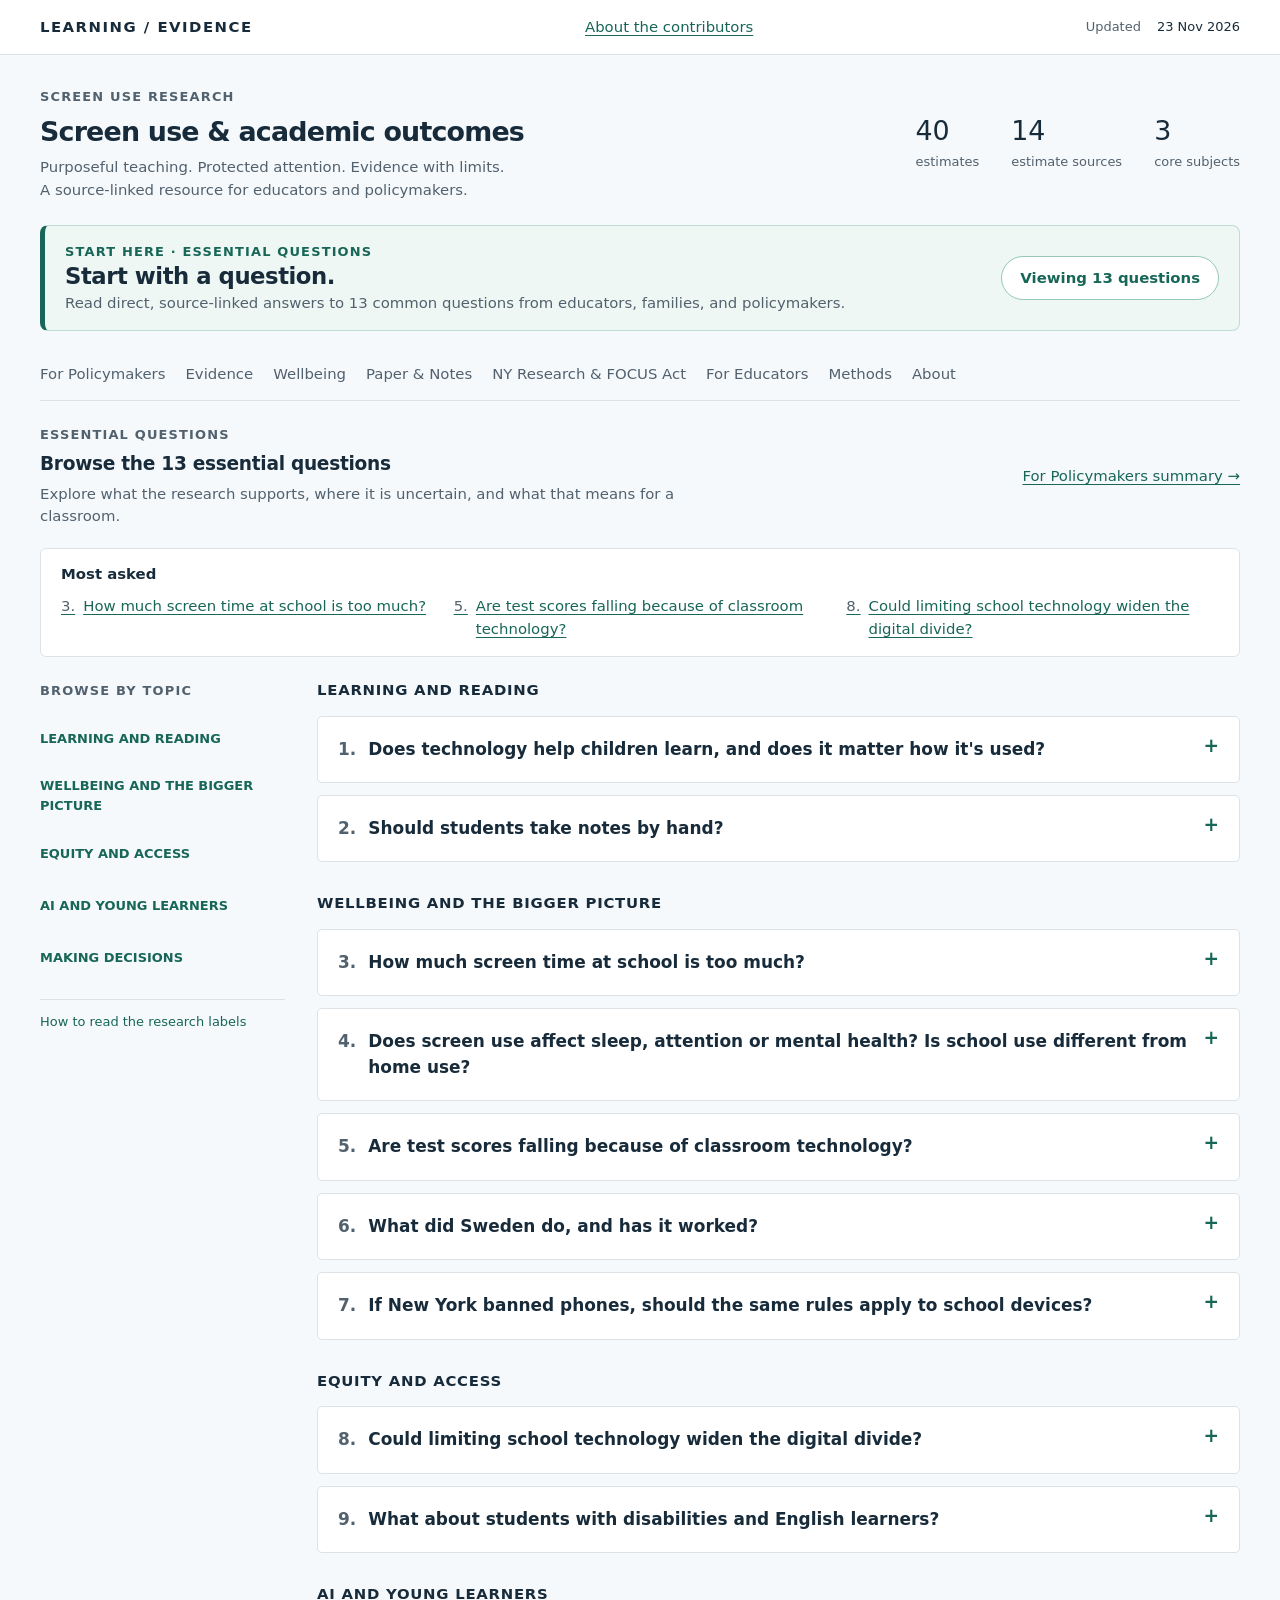
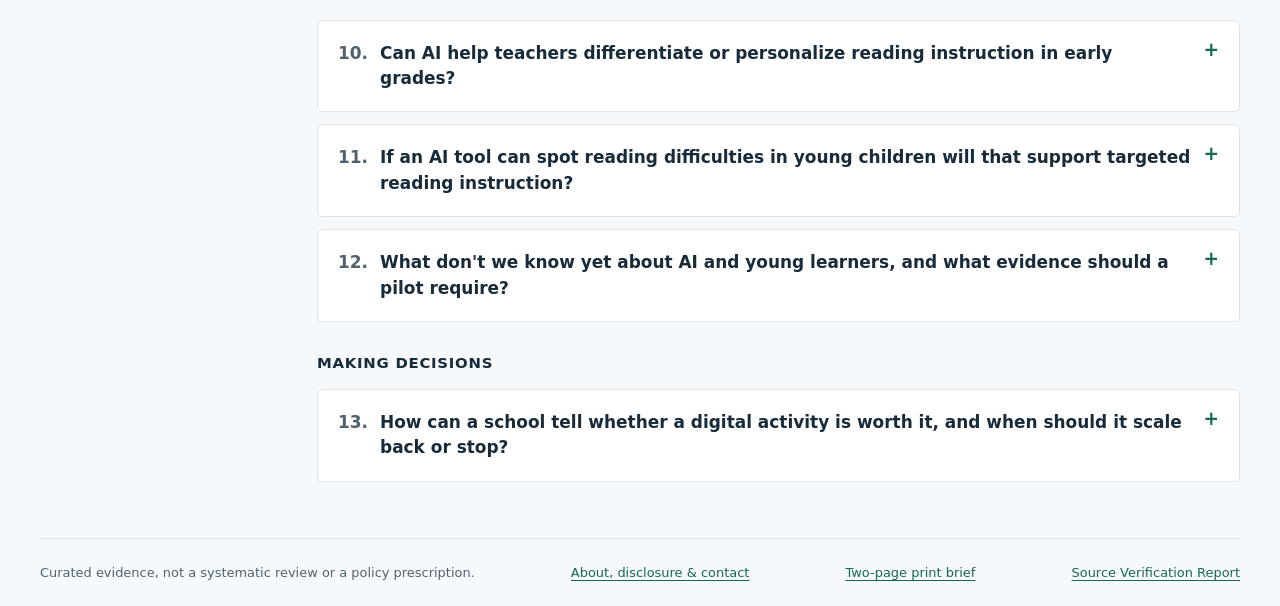
<file: site/index.html>
<!doctype html>
<html lang="en">
<head>
  <meta charset="utf-8"><meta name="viewport" content="width=device-width,initial-scale=1">
  <meta name="description" content="Compare goal-directed technology use and screen exposure with source-linked academic evidence, quality assessments and independent cohort filters.">
  <title>Screen use & academic outcomes | Evidence for policymakers</title>
  <link rel="preconnect" href="https://api.fontshare.com">
  <link href="https://api.fontshare.com/v2/css?f[]=satoshi@400,500,700&display=swap" rel="stylesheet">
  <link href="style.css?v=20261117-reading" rel="stylesheet">
  <link href="policy.css?v=20261119-sources" rel="stylesheet">
  <link href="questions.css?v=20261123-entrycta" rel="stylesheet">
  <script src="data.js" defer></script><script src="policy-data.js?v=20261123-packet" defer></script><script src="personalized-data.js?v=20261123-nodraft" defer></script><script src="ai-tutoring-packet-data.js?v=20261123-packet" defer></script><script src="app.js?v=20261118-questions" defer></script><script src="practice.js?v=20261123-packet" defer></script><script src="reading.js?v=20261123-packet" defer></script><script src="pulling-back.js?v=20261118-studies" defer></script><script src="digital-divide.js?v=20261118-equity" defer></script><script src="study-additions.js?v=20261118-studies" defer></script><script src="questions.js?v=20261123-entrycta" defer></script><script src="personalized-studies.js?v=20261123-questions" defer></script><script src="nov19-sources.js?v=20261123-questions" defer></script><script src="ai-tutoring-packet-studies.js?v=20261123-packet" defer></script><script src="nov23-pedagogy-phone-studies.js?v=20261123-pedagogy" defer></script><script src="policy.js?v=20261123-packet" defer></script><script src="personalized-integration.js?v=20261123-nodraft" defer></script><script src="nov19-integration.js?v=20261123-nodraft" defer></script><script src="ai-tutoring-packet-integration.js?v=20261123-packet" defer></script><script src="nov23-pedagogy-phone-integration.js?v=20261123-pedagogy" defer></script>
</head>
<body>
<a class="skip" href="#main">Skip to content</a>
<header class="masthead"><span class="wordmark">LEARNING / EVIDENCE</span><a href="#about" data-view="about">About the contributors</a><span class="edition">Updated <span>23 Nov 2026</span></span></header>
<main id="main" tabindex="-1">
  <section class="intro">
    <div><div class="eyebrow">SCREEN USE RESEARCH</div><h1>Screen use & academic outcomes</h1><p>Purposeful teaching. Protected attention. Evidence with limits.<br class="desktop"> A source-linked resource for educators and policymakers.</p></div>
    <div class="inventory" id="inventory"></div>
  </section>
  <a class="questions-entry" href="#questions" data-view="questions" aria-current="page"><span class="questions-entry-copy"><span class="questions-entry-kicker">START HERE · ESSENTIAL QUESTIONS</span><span class="questions-entry-title">Start with a question.</span><span class="questions-entry-sub">Read direct, source-linked answers to 13 common questions from educators, families, and policymakers.</span></span><span class="questions-entry-cta" aria-hidden="true"><span class="cta-open">Open 13 questions →</span><span class="cta-active">Viewing 13 questions</span></span></a>
  <nav class="tabs" aria-label="Dashboard views">
    <button data-testid="tab-policy" id="tab-policy" aria-pressed="false">For Policymakers</button>
    <button data-testid="tab-explorer" id="tab-explorer" aria-pressed="false">Evidence</button>
    <button data-testid="tab-wellbeing" id="tab-wellbeing" aria-pressed="false">Wellbeing</button>
    <button data-testid="tab-analog" id="tab-analog" aria-pressed="false">Paper &amp; Notes</button>
    <button data-testid="tab-emerging" id="tab-emerging" aria-pressed="false">NY Research &amp; FOCUS Act</button>
    <button data-testid="tab-educators" id="tab-educators" aria-pressed="false" aria-controls="educators">For Educators</button>
    <button data-testid="tab-methods" id="tab-methods" aria-pressed="false">Methods</button>
    <button data-testid="tab-about" id="tab-about" aria-pressed="false">About</button>
  </nav>
  <section id="questions" aria-label="Essential Questions"></section>
  <section id="policy" hidden aria-label="For Policymakers"></section>
  <section id="wellbeing" hidden aria-label="Wellbeing Context"></section>
  <section id="emerging" hidden aria-label="Emerging New York Research and Policy Implications"></section>
  <section id="analog" hidden aria-label="Paper and Note-Taking"></section>
  <section id="about" hidden aria-label="About the contributors"></section>
  <div id="explorer" hidden>
    <div class="scopebar"><div class="presetgroup"><span class="muted">Start with</span><button data-preset="primary" class="preset active">Primary school</button><button data-preset="pisa" class="preset">PISA context</button><button data-preset="umbrella" class="preset">Umbrella findings</button><button data-preset="all" class="preset">All evidence</button></div><button id="reset" class="textbutton" data-testid="button-reset">Reset filters ↺</button></div>
    <aside class="caution"><span class="caution-title">Compare carefully</span><span>Intervention gains ≠ observational associations. PISA points, correlations and standardized effects stay separate. Panels are not head-to-head trials.</span></aside>
    <aside class="audit-notice">Source verification notes identify missing intervals, scope issues and a secondary-only estimate. PISA score differences display as whole points; CSV downloads retain source precision. <a href="#methods" data-view="methods">Read the verification notes before using the numbers.</a></aside>
    <section class="compare" aria-label="Side-by-side evidence comparison"><article class="panel a" id="panel-A"></article><article class="panel b" id="panel-B"></article></section>
    <section class="evidence">
      <div class="tabletop"><div><h2>Evidence register <span id="row-count" class="count"></span></h2><p class="small muted">Rows matching either panel. Select a finding to inspect the evidence.</p></div><div class="tabletools"><label class="searchbox"><span class="sr-only">Search findings, sources or countries</span><input id="search" data-testid="input-search" placeholder="Search findings or countries…" type="search"></label><button id="export" data-testid="button-export" class="outlined">Export CSV ↓</button></div></div>
      <div class="qualitybar"><label><input type="checkbox" id="exclude" data-testid="checkbox-quality"> Hide reporting-concern estimates</label><span>Quality labels are source-reported, not a new grading system.</span></div>
      <div class="tablewrap" tabindex="0" aria-label="Evidence table; scroll horizontally for all columns"><table><thead><tr id="table-head"></tr></thead><tbody id="table-body"></tbody></table></div>
      <div class="tablefoot"><span id="table-status" role="status" aria-live="polite"></span><span>NR = not reported or not extracted · 95% confidence intervals</span></div>
    </section>
    <section class="interpretation"><h2>Read the pattern, not just the number.</h2><div class="interpret-grid">
      <div><span class="micro">PRIMARY SCHOOL</span><h3>Small gains, sensitive to study quality</h3><p>Mobile literacy/numeracy interventions averaged d = 0.24. Removing five high-risk studies reduced the estimate to d = 0.14, with a confidence interval crossing zero. <a href="https://onlinelibrary.wiley.com/doi/10.1002/cl2.1417" target="_blank" rel="noopener">Dorris et al. ↗</a></p></div>
      <div><span class="micro">PISA CONTEXT</span><h3>A mixed pattern: limited use, heavier use and distraction</h3><p>Up to one hour of school learning use was associated with +14 mathematics points; leisure use also had a positive adjusted association (+10), each versus none. Learning use of 5–7 hours versus 3–5 hours was associated with −10 points. These are different observational comparisons, not a recommended dose or causal effects. <a href="https://www.oecd.org/en/publications/pisa-2022-results-volume-ii_a97db61c-en/full-report/component-12.html" target="_blank" rel="noopener">OECD ↗</a> <a href="#record-P4">Inspect heavier-use contrasts</a>.</p></div>
    </div></section>
  </div>
  <section id="educators" hidden aria-labelledby="educators-heading">
    <div class="educators-heading"><h2 id="educators-heading">For Educators</h2><p>Explore classroom applications, examine early-reading research, and reflect on instructional value.</p></div>
    <nav class="educator-tabs" aria-label="Educator tools">
      <button data-testid="tab-practice" id="tab-practice" aria-pressed="false" aria-controls="practice">Research to Classroom Practice</button>
      <button data-testid="tab-added" id="tab-added" aria-pressed="false" aria-controls="added">Instructional Added Value</button>
      <button data-testid="tab-reading" id="tab-reading" aria-pressed="false" aria-controls="reading">Early Reading Evidence</button>
      <button data-testid="tab-reflection" id="tab-reflection" aria-pressed="false" aria-controls="reflection">Added Value &amp; Opportunity Cost</button>
    </nav>
    <section id="practice" hidden aria-label="Research to Classroom Practice"></section>
    <section id="added" hidden aria-label="Instructional Added Value"></section>
    <section id="reading" hidden aria-label="Early Reading Evidence"></section>
    <section id="reflection" hidden aria-label="Added Value and Opportunity Cost"></section>
  </section>
  <section id="methods" hidden></section>
  <footer><span>Curated evidence, not a systematic review or a policy prescription.</span><a href="#about" data-view="about">About, disclosure & contact</a><a href="leave-behind.html">Two-page print brief</a><a href="source-verification-report.md">Source Verification Report</a></footer>
</main>
<dialog id="detail"><div id="detail-content"></div></dialog>
<div id="toast" role="status" aria-live="polite"></div>
</body></html>
</file>
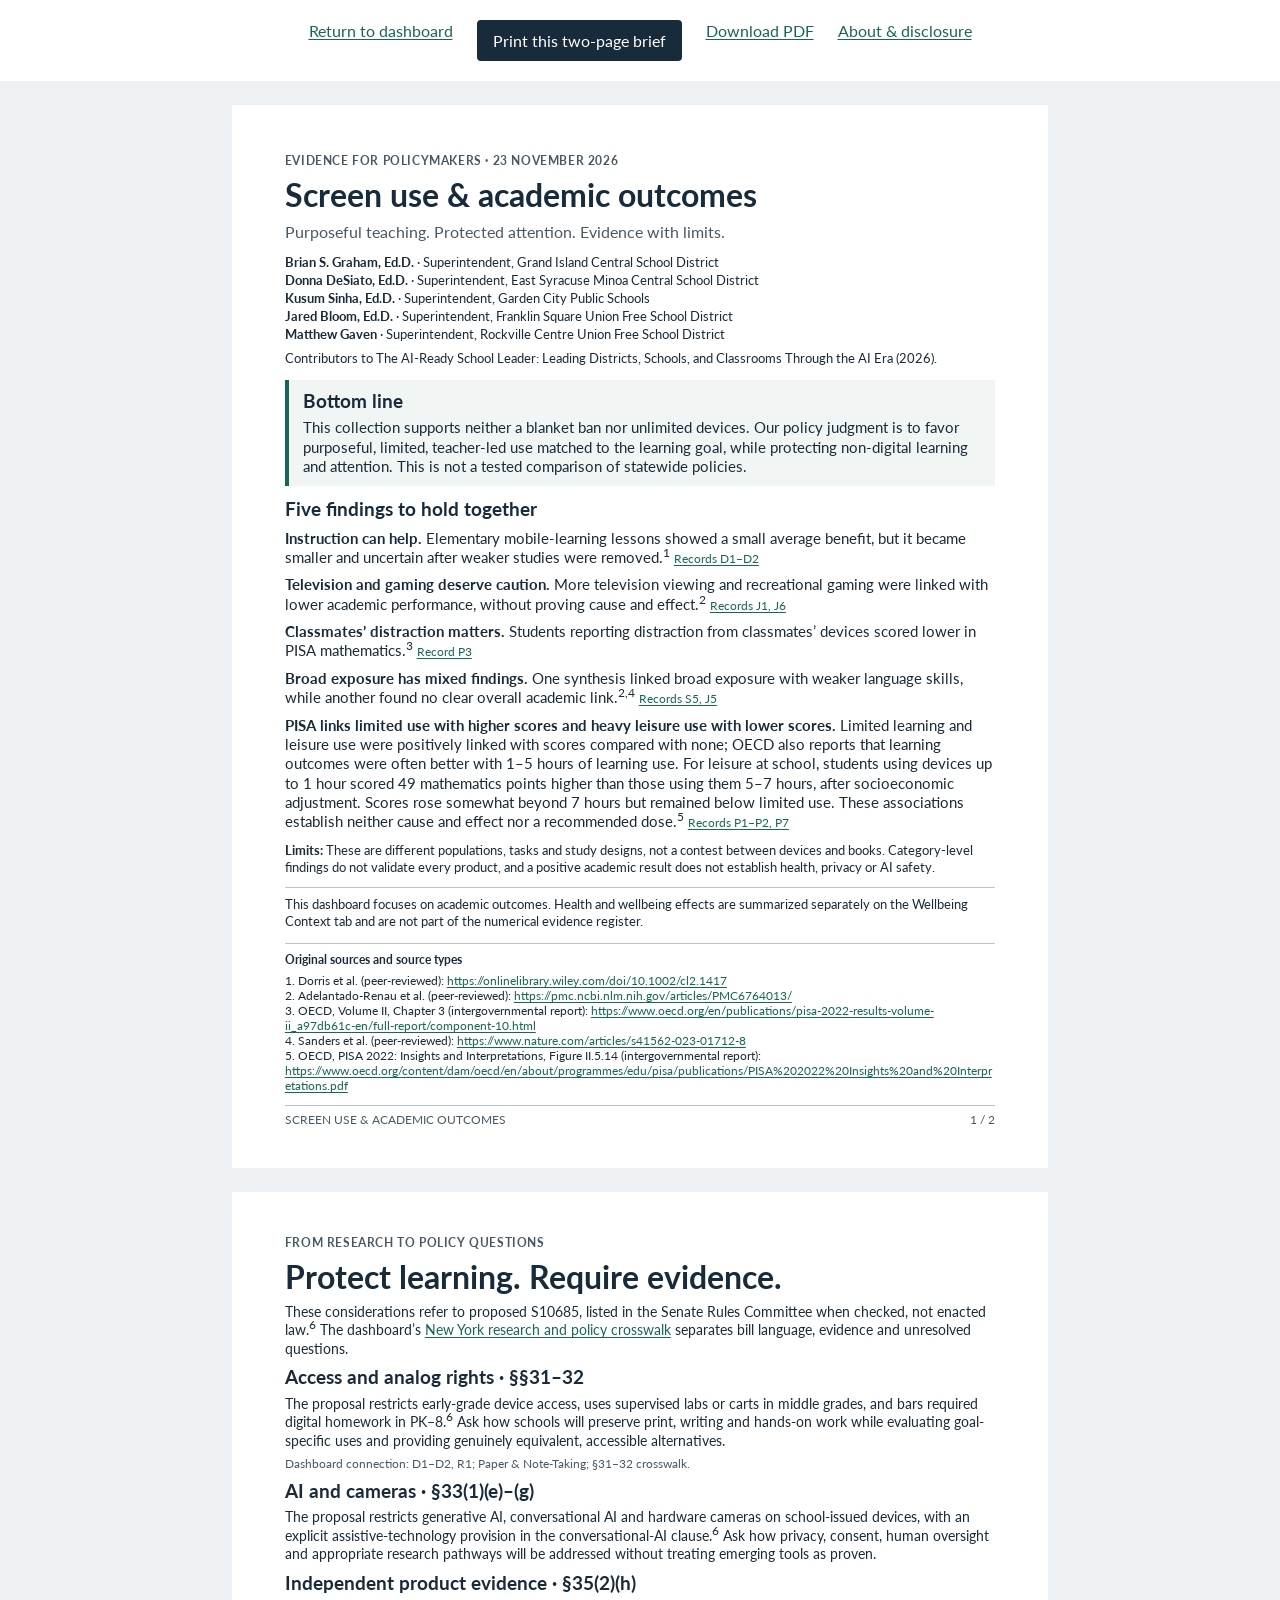
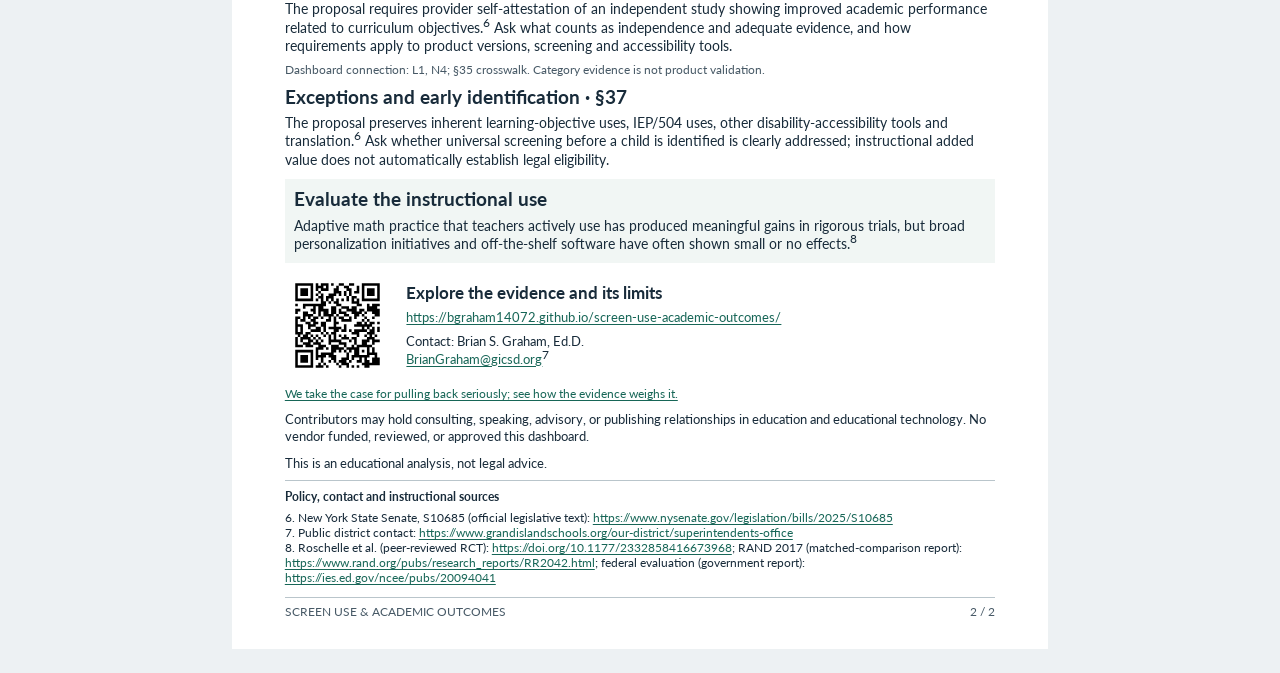
<file: site/leave-behind.html>
<!doctype html>
<html lang="en">
<head><meta charset="utf-8"><meta name="viewport" content="width=device-width,initial-scale=1"><title>Screen Use & Academic Outcomes: Policy Brief</title><link rel="stylesheet" href="brief.css"></head>
<body>
<nav class="print-toolbar" aria-label="Brief navigation"><a href="./#policy">Return to dashboard</a><button id="print-brief">Print this two-page brief</button><a href="screen-use-policy-brief.pdf" download>Download PDF</a><a href="./#about">About & disclosure</a></nav>
<main>
<article class="print-page">
 <div class="kicker">EVIDENCE FOR POLICYMAKERS · 23 NOVEMBER 2026</div>
 <h1>Screen use & academic outcomes</h1>
 <p class="subtitle">Purposeful teaching. Protected attention. Evidence with limits.</p>
 <div class="authors">
  <p><b>Brian S. Graham, Ed.D.</b> · Superintendent, Grand Island Central School District<br>
  <b>Donna DeSiato, Ed.D.</b> · Superintendent, East Syracuse Minoa Central School District<br>
  <b>Kusum Sinha, Ed.D.</b> · Superintendent, Garden City Public Schools<br>
  <b>Jared Bloom, Ed.D.</b> · Superintendent, Franklin Square Union Free School District<br>
  <b>Matthew Gaven</b> · Superintendent, Rockville Centre Union Free School District</p>
  <p>Contributors to The AI-Ready School Leader: Leading Districts, Schools, and Classrooms Through the AI Era (2026).</p>
 </div>
 <section class="bottom-line"><h2>Bottom line</h2><p>This collection supports neither a blanket ban nor unlimited devices. Our policy judgment is to favor purposeful, limited, teacher-led use matched to the learning goal, while protecting non-digital learning and attention. This is not a tested comparison of statewide policies.</p></section>
 <h2>Five findings to hold together</h2>
 <div class="brief-findings">
  <p><b>Instruction can help.</b> Elementary mobile-learning lessons showed a small average benefit, but it became smaller and uncertain after weaker studies were removed.<sup>1</sup> <a href="https://bgraham14072.github.io/screen-use-academic-outcomes/#record-D2">Records D1–D2</a></p>
  <p><b>Television and gaming deserve caution.</b> More television viewing and recreational gaming were linked with lower academic performance, without proving cause and effect.<sup>2</sup> <a href="https://bgraham14072.github.io/screen-use-academic-outcomes/#record-J6">Records J1, J6</a></p>
  <p><b>Classmates’ distraction matters.</b> Students reporting distraction from classmates’ devices scored lower in PISA mathematics.<sup>3</sup> <a href="https://bgraham14072.github.io/screen-use-academic-outcomes/#record-P3">Record P3</a></p>
  <p><b>Broad exposure has mixed findings.</b> One synthesis linked broad exposure with weaker language skills, while another found no clear overall academic link.<sup>2,4</sup> <a href="https://bgraham14072.github.io/screen-use-academic-outcomes/#record-S5">Records S5, J5</a></p>
  <p><b>PISA links limited use with higher scores and heavy leisure use with lower scores.</b> Limited learning and leisure use were positively linked with scores compared with none; OECD also reports that learning outcomes were often better with 1–5 hours of learning use. For leisure at school, students using devices up to 1 hour scored 49 mathematics points higher than those using them 5–7 hours, after socioeconomic adjustment. Scores rose somewhat beyond 7 hours but remained below limited use. These associations establish neither cause and effect nor a recommended dose.<sup>5</sup> <a href="https://bgraham14072.github.io/screen-use-academic-outcomes/#record-P7">Records P1–P2, P7</a></p>
 </div>
 <p class="limits"><b>Limits:</b> These are different populations, tasks and study designs, not a contest between devices and books. Category-level findings do not validate every product, and a positive academic result does not establish health, privacy or AI safety.</p>
 <p class="scope">This dashboard focuses on academic outcomes. Health and wellbeing effects are summarized separately on the Wellbeing Context tab and are not part of the numerical evidence register.</p>
 <div class="page-sources"><h3>Original sources and source types</h3>
  <p>1. Dorris et al. (peer-reviewed): <a href="https://onlinelibrary.wiley.com/doi/10.1002/cl2.1417">https://onlinelibrary.wiley.com/doi/10.1002/cl2.1417</a><br>
  2. Adelantado-Renau et al. (peer-reviewed): <a href="https://pmc.ncbi.nlm.nih.gov/articles/PMC6764013/">https://pmc.ncbi.nlm.nih.gov/articles/PMC6764013/</a><br>
  3. OECD, Volume II, Chapter 3 (intergovernmental report): <a href="https://www.oecd.org/en/publications/pisa-2022-results-volume-ii_a97db61c-en/full-report/component-10.html">https://www.oecd.org/en/publications/pisa-2022-results-volume-ii_a97db61c-en/full-report/component-10.html</a><br>
  4. Sanders et al. (peer-reviewed): <a href="https://www.nature.com/articles/s41562-023-01712-8">https://www.nature.com/articles/s41562-023-01712-8</a><br>
  5. OECD, PISA 2022: Insights and Interpretations, Figure II.5.14 (intergovernmental report): <a href="https://www.oecd.org/content/dam/oecd/en/about/programmes/edu/pisa/publications/PISA%202022%20Insights%20and%20Interpretations.pdf">https://www.oecd.org/content/dam/oecd/en/about/programmes/edu/pisa/publications/PISA%202022%20Insights%20and%20Interpretations.pdf</a></p>
 </div><div class="folio">SCREEN USE & ACADEMIC OUTCOMES <span>1 / 2</span></div>
</article>
<article class="print-page">
 <div class="kicker">FROM RESEARCH TO POLICY QUESTIONS</div>
 <h1>Protect learning. Require evidence.</h1>
 <p>These considerations refer to proposed S10685, listed in the Senate Rules Committee when checked, not enacted law.<sup>6</sup> The dashboard’s <a href="https://bgraham14072.github.io/screen-use-academic-outcomes/#emerging">New York research and policy crosswalk</a> separates bill language, evidence and unresolved questions.</p>
 <section class="consideration"><h2>Access and analog rights · §§31–32</h2><p>The proposal restricts early-grade device access, uses supervised labs or carts in middle grades, and bars required digital homework in PK–8.<sup>6</sup> Ask how schools will preserve print, writing and hands-on work while evaluating goal-specific uses and providing genuinely equivalent, accessible alternatives.</p><p class="record-map">Dashboard connection: D1–D2, R1; Paper & Note-Taking; §31–32 crosswalk.</p></section>
 <section class="consideration"><h2>AI and cameras · §33(1)(e)–(g)</h2><p>The proposal restricts generative AI, conversational AI and hardware cameras on school-issued devices, with an explicit assistive-technology provision in the conversational-AI clause.<sup>6</sup> Ask how privacy, consent, human oversight and appropriate research pathways will be addressed without treating emerging tools as proven.</p></section>
 <section class="consideration"><h2>Independent product evidence · §35(2)(h)</h2><p>The proposal requires provider self-attestation of an independent study showing improved academic performance related to curriculum objectives.<sup>6</sup> Ask what counts as independence and adequate evidence, and how requirements apply to product versions, screening and accessibility tools.</p><p class="record-map">Dashboard connection: L1, N4; §35 crosswalk. Category evidence is not product validation.</p></section>
 <section class="consideration"><h2>Exceptions and early identification · §37</h2><p>The proposal preserves inherent learning-objective uses, IEP/504 uses, other disability-accessibility tools and translation.<sup>6</sup> Ask whether universal screening before a child is identified is clearly addressed; instructional added value does not automatically establish legal eligibility.</p></section>
 <section class="classroom-questions"><h2>Evaluate the instructional use</h2><p>Adaptive math practice that teachers actively use has produced meaningful gains in rigorous trials, but broad personalization initiatives and off-the-shelf software have often shown small or no effects.<sup>8</sup></p></section>
 <div class="share-block"><img src="dashboard-qr.svg" alt="QR code opening the public Screen Use and Academic Outcomes dashboard"><div><h2>Explore the evidence and its limits</h2><p><a href="https://bgraham14072.github.io/screen-use-academic-outcomes/">https://bgraham14072.github.io/screen-use-academic-outcomes/</a></p><p>Contact: Brian S. Graham, Ed.D.<br><a href="mailto:BrianGraham@gicsd.org">BrianGraham@gicsd.org</a><sup>7</sup></p></div></div>
 <p class="record-map"><a href="https://bgraham14072.github.io/screen-use-academic-outcomes/#pulling-back">We take the case for pulling back seriously; see how the evidence weighs it.</a></p>
 <p class="disclosure">Contributors may hold consulting, speaking, advisory, or publishing relationships in education and educational technology. No vendor funded, reviewed, or approved this dashboard.</p>
 <p class="legal">This is an educational analysis, not legal advice.</p>
 <div class="page-sources"><h3>Policy, contact and instructional sources</h3><p>6. New York State Senate, S10685 (official legislative text): <a href="https://www.nysenate.gov/legislation/bills/2025/S10685">https://www.nysenate.gov/legislation/bills/2025/S10685</a><br>7. Public district contact: <a href="https://www.grandislandschools.org/our-district/superintendents-office">https://www.grandislandschools.org/our-district/superintendents-office</a><br>8. Roschelle et al. (peer-reviewed RCT): <a href="https://doi.org/10.1177/2332858416673968">https://doi.org/10.1177/2332858416673968</a>; RAND 2017 (matched-comparison report): <a href="https://www.rand.org/pubs/research_reports/RR2042.html">https://www.rand.org/pubs/research_reports/RR2042.html</a>; federal evaluation (government report): <a href="https://ies.ed.gov/ncee/pubs/20094041">https://ies.ed.gov/ncee/pubs/20094041</a></p></div>
 <div class="folio">SCREEN USE & ACADEMIC OUTCOMES <span>2 / 2</span></div>
</article>
</main><script src="brief.js"></script></body></html>
</file>
<file: site/style.css>
:root{--bg:oklch(98% .005 240);--paper:#fff;--ink:#182b3a;--muted:#52616e;--line:#dce2e6;--soft:#f2f5f6;--active:#176657;--active-tint:#eef7f3;--passive:#9b4c23;--passive-tint:#fff4ed;--warning:#8c382d;--warning-bg:#fff1ed;--font-body:'Satoshi',system-ui,sans-serif;--text-xs:clamp(.75rem,.73rem + .1vw,.8125rem);--text-sm:clamp(.875rem,.85rem + .1vw,.9375rem);--text-base:clamp(1rem,.98rem + .1vw,1.0625rem);--text-lg:clamp(1.125rem,1rem + .2vw,1.25rem);--text-xl:clamp(1.5rem,1.2rem + .6vw,1.875rem);--s1:.25rem;--s2:.5rem;--s3:.75rem;--s4:1rem;--s5:1.25rem;--s6:1.5rem;--s8:2rem;--s10:2.5rem;--s12:3rem}
*{box-sizing:border-box}body{margin:0;background:var(--bg);color:var(--ink);font:400 var(--text-base)/1.5 var(--font-body);font-variant-numeric:tabular-nums lining-nums}button,input,select{font:inherit;color:inherit}button,a,input,select,summary{touch-action:manipulation}button{cursor:pointer}button,input,select{min-height:44px}button{background:none;border:none;font-size:var(--text-sm)}button:hover{background:var(--soft)}a{color:var(--active);text-underline-offset:3px}a:hover{text-decoration-thickness:2px}button:focus-visible,a:focus-visible,select:focus-visible,input:focus-visible,summary:focus-visible,[tabindex]:focus-visible{outline:3px solid #397cba;outline-offset:3px}p{margin:var(--s2) 0 0}h1,h2,h3{margin:0;font-weight:700;line-height:1.25}h1{font-size:var(--text-xl);letter-spacing:-.03em}h2{font-size:var(--text-lg);letter-spacing:-.015em}h3{font-size:var(--text-base)}.small{font-size:var(--text-xs)}.muted{color:var(--muted)}.sr-only{position:absolute;width:1px;height:1px;padding:0;overflow:hidden;clip:rect(0,0,0,0);white-space:nowrap;border:0}.skip{position:fixed;top:-70px;z-index:100;background:var(--paper);padding:var(--s3)}.skip:focus{top:0}.masthead{display:flex;align-items:center;justify-content:space-between;padding:var(--s4) var(--s10);background:var(--paper);border-bottom:1px solid var(--line)}.wordmark{font-size:var(--text-sm);font-weight:700;letter-spacing:.10em}.edition{font-size:var(--text-xs);color:var(--muted)}.edition span{margin-left:var(--s3);color:var(--ink)}main{max-width:1600px;margin:auto;padding:0 var(--s10)}.intro{display:flex;justify-content:space-between;gap:var(--s8);align-items:center;padding:var(--s8) 0 var(--s6)}.eyebrow,.micro{font-size:var(--text-xs);letter-spacing:.09em;font-weight:700;color:var(--muted)}.eyebrow{margin-bottom:var(--s2)}.intro p{font-size:var(--text-sm);color:var(--muted)}.inventory{display:flex;gap:var(--s8);flex-shrink:0}.inventory strong{display:block;font-size:var(--text-xl);font-weight:500;line-height:1.2}.inventory span{font-size:var(--text-xs);color:var(--muted)}.tabs{display:flex;gap:var(--s6);border-bottom:1px solid var(--line)}.tabs button{padding:var(--s3) 0;border-bottom:2px solid transparent;color:var(--muted)}.tabs button.selected{color:var(--ink);border-color:var(--ink);font-weight:700}.scopebar{display:flex;justify-content:space-between;align-items:center;gap:var(--s3);padding:var(--s5) 0 var(--s4)}.presetgroup{display:flex;align-items:center;gap:var(--s2);flex-wrap:wrap;font-size:var(--text-xs)}.preset{border:1px solid var(--line);border-radius:5px;background:var(--paper);padding:var(--s2) var(--s3);font-size:var(--text-xs)}.preset.active{background:var(--ink);border-color:var(--ink);color:white}.textbutton{white-space:nowrap;font-size:var(--text-xs);padding:var(--s2)}.caution{display:flex;gap:var(--s4);padding:var(--s3) var(--s4);background:#f0f3f5;border:1px solid var(--line);font-size:var(--text-xs);border-radius:4px;margin-bottom:var(--s5);color:#425260}.caution-title{font-weight:700;white-space:nowrap;color:var(--ink)}.compare{display:grid;grid-template-columns:minmax(0,1fr) minmax(0,1fr);gap:var(--s5);align-items:start}.panel{border:1px solid var(--line);border-radius:7px;background:var(--paper);overflow:hidden;min-width:0;--panel:var(--active);--tint:var(--active-tint)}.panel.b{--panel:var(--passive);--tint:var(--passive-tint)}.panelheader{display:flex;align-items:center;justify-content:space-between;gap:var(--s3);background:var(--tint);padding:var(--s4) var(--s5);border-bottom:1px solid var(--line)}.panelname{display:flex;align-items:center;gap:var(--s3)}.letter{font-weight:700;color:var(--panel);font-size:var(--text-base);border:1px solid currentColor;width:28px;height:28px;display:grid;place-items:center;border-radius:4px}.panelheader h2{font-size:var(--text-base)}.panelheader .small{color:var(--panel);font-weight:700}.filtergrid{display:grid;grid-template-columns:repeat(3,minmax(0,1fr));gap:var(--s3);padding:var(--s4) var(--s5)}label.filter{display:flex;flex-direction:column;gap:var(--s1);min-width:0;font-size:var(--text-xs);color:var(--muted)}select,input{width:100%;border:1px solid #cbd4da;border-radius:4px;background:var(--paper);padding:var(--s2);font-size:var(--text-xs);min-width:0}select{padding-right:var(--s5)}.rangebox{display:flex;align-items:center;gap:var(--s1)}.rangebox input{width:50%;padding:var(--s2)}.rangebox input:disabled{background:var(--soft);color:var(--muted);cursor:not-allowed}.filterhint{padding:0 var(--s5) var(--s3);font-size:var(--text-xs);color:var(--muted)}.plotarea{padding:var(--s4) var(--s5);border-top:1px solid var(--line);min-height:270px}.plotheading{display:flex;align-items:baseline;justify-content:space-between;gap:var(--s3);margin-bottom:var(--s3);font-size:var(--text-xs)}.plotheading strong{font-size:var(--text-sm)}.plotgroup{margin-bottom:var(--s4)}.grouplabel{font-size:var(--text-xs);color:var(--muted);margin-bottom:var(--s1)}.plotrow{display:grid;grid-template-columns:minmax(100px,1.4fr) minmax(100px,1fr) 56px;gap:var(--s3);align-items:center;min-height:44px;width:100%;text-align:left;padding:var(--s2) 0;font-size:var(--text-xs);border-top:1px solid #edf0f2}.plotrow:hover{background:var(--tint)}.plotlabel{line-height:1.3}.plotlabel small{display:block;color:var(--warning);font-size:var(--text-xs);margin-top:var(--s1)}.plotrow svg{width:100%;height:24px;overflow:visible}.plotrow .value{font-weight:700;text-align:right;color:var(--panel)}.axis{display:grid;grid-template-columns:minmax(100px,1.4fr) minmax(100px,1fr) 56px;gap:var(--s3);font-size:var(--text-xs);color:var(--muted);margin-bottom:var(--s2)}.ticks{display:flex;justify-content:space-between}.plotnote{font-size:var(--text-xs);color:var(--muted);margin-top:var(--s2)}.more{width:100%;min-height:36px;color:var(--panel);font-size:var(--text-xs);text-align:left;padding:var(--s1) 0;text-decoration:underline;text-underline-offset:3px}.empty{padding:var(--s8) var(--s4);text-align:center;color:var(--muted);font-size:var(--text-sm)}.empty strong{display:block;color:var(--ink);margin-bottom:var(--s2)}.empty button{margin-top:var(--s3);border:1px solid var(--line);border-radius:4px;padding:var(--s2) var(--s4)}.error{color:var(--warning)}.evidence{margin-top:var(--s8);background:var(--paper);border:1px solid var(--line);border-radius:7px;overflow:hidden}.tabletop{padding:var(--s5);display:flex;justify-content:space-between;align-items:center;gap:var(--s4)}.count{font-size:var(--text-xs);font-weight:500;background:var(--soft);padding:var(--s1) var(--s2);border-radius:4px;margin-left:var(--s2);vertical-align:middle}.tabletools{display:flex;align-items:center;gap:var(--s3)}.searchbox{width:250px}.searchbox input{font-size:var(--text-sm);padding:var(--s2) var(--s3)}.outlined{border:1px solid #cbd4da;background:var(--paper);padding:var(--s2) var(--s4);border-radius:4px;white-space:nowrap;font-size:var(--text-xs)}.qualitybar{display:flex;justify-content:space-between;gap:var(--s4);align-items:center;padding:0 var(--s5) var(--s4);font-size:var(--text-xs);color:var(--muted)}.qualitybar label{display:flex;align-items:center;gap:var(--s2);min-height:44px;cursor:pointer}.qualitybar input{width:16px;height:16px;min-height:16px;accent-color:var(--active)}.tablewrap{width:100%;overflow-x:auto;overscroll-behavior:contain}table{border-collapse:collapse;width:100%;font-size:var(--text-xs);min-width:1170px}th{background:var(--soft);text-align:left;border-block:1px solid var(--line);font-weight:500;color:var(--muted);white-space:nowrap}th button{width:100%;text-align:left;min-height:44px;padding:var(--s2) var(--s3);font-size:var(--text-xs)}th:first-child{padding-left:var(--s4)}td{padding:var(--s3);border-bottom:1px solid #e8edef;vertical-align:top}td:first-child{padding-left:var(--s5)}td.finding{min-width:250px;max-width:320px}.finding button{display:block;padding:0;min-height:28px;text-align:left;font-size:var(--text-sm);font-weight:700;line-height:1.4}.finding button:hover{text-decoration:underline;background:none}.finding .ref{display:block;margin-top:var(--s1);font-size:var(--text-xs);color:var(--muted)}.badges{display:flex;gap:var(--s1);margin-top:var(--s2);align-items:center}.badge{display:inline-block;padding:2px var(--s2);font-size:var(--text-xs);border-radius:3px;white-space:nowrap;background:var(--soft);color:var(--muted)}.badge.A{background:var(--active-tint);color:var(--active)}.badge.B{background:var(--passive-tint);color:var(--passive)}.estimate{font-weight:700;font-size:var(--text-sm);white-space:nowrap}.ci{color:var(--muted);display:block;white-space:nowrap;margin-top:var(--s1)}.quality{display:block;max-width:150px;line-height:1.4}.quality.flag{color:var(--warning)}.contextcell{max-width:180px}.samplecell{min-width:130px;max-width:170px}.samplecell small{display:block;color:var(--muted);font-size:var(--text-xs);margin-top:var(--s1)}.tablefoot{display:flex;justify-content:space-between;gap:var(--s4);padding:var(--s3) var(--s5);font-size:var(--text-xs);color:var(--muted)}.interpretation{padding:var(--s8) 0 var(--s4)}.interpret-grid{display:grid;grid-template-columns:1fr 1fr;gap:var(--s12);margin-top:var(--s5)}.interpret-grid h3{margin-top:var(--s2)}.interpret-grid p{font-size:var(--text-sm);color:var(--muted);line-height:1.65}.interpret-grid a{white-space:nowrap}footer{display:flex;justify-content:space-between;gap:var(--s4);padding:var(--s6) 0;margin-top:var(--s6);border-top:1px solid var(--line);font-size:var(--text-xs);color:var(--muted)}#methods{padding-top:var(--s6)}.methods-top{max-width:900px}.methods-top p{font-size:var(--text-sm);color:var(--muted);line-height:1.7}.method-grid{display:grid;grid-template-columns:1fr 1fr;gap:var(--s8);margin:var(--s6) 0 var(--s8)}.method-grid p,.method-grid li{font-size:var(--text-sm);color:var(--muted);line-height:1.65}.method-grid h3{margin-bottom:var(--s2)}.method-grid ul{padding-left:var(--s5);margin:var(--s2) 0}.source-list{margin-top:var(--s4);border-top:1px solid var(--line)}.source-item{display:grid;grid-template-columns:190px minmax(0,1fr);gap:var(--s6);padding:var(--s5) 0;border-bottom:1px solid var(--line)}.source-item p{font-size:var(--text-sm);color:var(--muted)}.source-item h3{font-size:var(--text-base)}.source-item a{display:inline-block;min-height:36px;padding-top:var(--s2);font-size:var(--text-sm);margin-right:var(--s4)}.source-label{font-size:var(--text-sm);font-weight:700}.source-label span{display:block;font-size:var(--text-xs);font-weight:400;color:var(--muted);margin-top:var(--s2)}dialog{border:none;padding:0;border-radius:8px;width:min(730px,calc(100% - 32px));max-height:90dvh;background:var(--paper);color:var(--ink);box-shadow:0 20px 80px #172c3b40;overscroll-behavior:contain}dialog::backdrop{background:#152c3a80}.detailhead{padding:var(--s6);border-bottom:1px solid var(--line);display:flex;gap:var(--s4);justify-content:space-between;align-items:flex-start}.detailhead h2{margin-top:var(--s2)}.close{font-size:var(--text-lg);border:1px solid var(--line);border-radius:4px;min-width:44px}.detailbody{padding:var(--s6)}.detail-number{font-size:var(--text-xl);font-weight:700}.detail-number span{font-size:var(--text-sm);font-weight:400;color:var(--muted)}.detailgrid{display:grid;grid-template-columns:1fr 1fr;gap:var(--s5);margin:var(--s6) 0}.detailgrid dt{font-size:var(--text-xs);color:var(--muted);margin-bottom:var(--s1)}.detailgrid dd{margin:0;font-size:var(--text-sm)}.detailnote{padding:var(--s4);background:var(--soft);font-size:var(--text-sm);line-height:1.6;margin-bottom:var(--s4)}.detailbody h3{margin-top:var(--s5)}.detailbody p{font-size:var(--text-sm);color:var(--muted)}.detail-links{display:flex;gap:var(--s5);flex-wrap:wrap;margin-top:var(--s5)}.detail-links a{min-height:44px;display:flex;align-items:center;font-size:var(--text-sm)}#toast{position:fixed;bottom:var(--s5);left:50%;transform:translateX(-50%);background:var(--ink);color:white;padding:var(--s3) var(--s5);border-radius:4px;font-size:var(--text-sm);display:none;z-index:50;max-width:90vw}
@media(min-width:1600px){main{padding-inline:var(--s12)}}@media(max-width:1100px){main{padding-inline:var(--s5)}.masthead{padding-inline:var(--s5)}.inventory{gap:var(--s5)}.plotrow,.axis{grid-template-columns:minmax(100px,1.2fr) minmax(90px,1fr) 52px;gap:var(--s2)}.tabletop{align-items:flex-start}.tabletools{flex-wrap:wrap;justify-content:flex-end}.searchbox{width:210px}.qualitybar{align-items:flex-start}.qualitybar span{max-width:45%}.intro p{max-width:620px}.desktop{display:none}}
@media(max-width:760px){main{padding-inline:var(--s4)}.masthead{padding:var(--s3) var(--s4)}.wordmark{font-size:var(--text-xs);letter-spacing:.05em}.edition{font-size:var(--text-xs);text-align:right}.edition span{display:block;margin:0}.intro{display:block;padding:var(--s6) 0 var(--s5)}.inventory{margin-top:var(--s5);gap:var(--s8)}.inventory strong{font-size:var(--text-lg)}h1{max-width:400px}.tabs{gap:var(--s6)}.scopebar{display:block}.scopebar .textbutton{margin-top:var(--s2);padding-left:0}.presetgroup>.muted{width:100%}.preset{font-size:var(--text-xs)}.caution{display:block}.caution-title{display:block;margin-bottom:var(--s1)}.compare{grid-template-columns:1fr;gap:var(--s5)}.panelheader{padding:var(--s4)}.filtergrid{padding:var(--s4);gap:var(--s3);grid-template-columns:repeat(2,minmax(0,1fr))}.filterhint{padding-inline:var(--s4)}.plotarea{padding:var(--s4);min-height:0}.plotrow,.axis{grid-template-columns:minmax(100px,1.2fr) minmax(80px,1fr) 48px;gap:var(--s2)}.tabletop{display:block;padding:var(--s4)}.tabletools{margin-top:var(--s4);justify-content:flex-start}.searchbox{width:100%}.qualitybar{display:block;padding:0 var(--s4) var(--s4)}.qualitybar span{display:block;max-width:none}.tablefoot{display:block;padding:var(--s3) var(--s4)}.tablefoot>span{display:block;margin-bottom:var(--s1)}.interpret-grid{grid-template-columns:1fr;gap:var(--s6)}footer{display:block}footer>span{display:block;margin-bottom:var(--s2)}.method-grid{grid-template-columns:1fr;gap:var(--s6)}.source-item{grid-template-columns:1fr;gap:var(--s3)}.detailhead,.detailbody{padding:var(--s5)}.detailgrid{grid-template-columns:1fr 1fr;gap:var(--s4)}.detail-number span{display:block;margin-top:var(--s1)}}
.ticks{display:block;position:relative;height:20px}.ticks span{position:absolute;transform:translateX(-50%);white-space:nowrap}
@media(prefers-reduced-motion:reduce){*{scroll-behavior:auto!important}}

/* Practice and reflection retain the existing evidence explorer's visual system. */
/* Added-value explanations and balanced early-reading collection. */
.tabs{flex-wrap:wrap;column-gap:var(--s5);row-gap:0}
#added,#reading{padding-top:var(--s6)}
.practice-navigation{display:flex;gap:var(--s3);flex-wrap:wrap;margin:var(--s4) 0}
.role-grid{display:grid;grid-template-columns:repeat(3,minmax(0,1fr));gap:var(--s5);margin:var(--s5) 0}
.role-grid>div{border-top:2px solid var(--line);padding-top:var(--s4)}
.role-grid>div:nth-child(2){border-top-color:var(--active)}
.role-grid p{font-size:var(--text-sm);color:var(--muted);line-height:1.65}
.added-workspace{display:grid;grid-template-columns:minmax(0,1.1fr) minmax(0,.9fr);gap:var(--s8);align-items:start;margin-top:var(--s6)}
.added-workspace form{min-width:0}
.explanation-preview{min-width:0;background:var(--paper);border:1px solid var(--line);border-top:3px solid var(--active);border-radius:5px;padding:var(--s5)}
.explanation-preview .empty{padding-inline:0}
.explanation-preview button{white-space:normal}
.explanation-preview .textbutton{display:block;text-align:left;margin-top:var(--s3)}
#explanation-output{overflow-wrap:anywhere;font-size:var(--text-sm)}
#explanation-output section{border-top:1px solid var(--line);padding:var(--s4) 0}
#explanation-output h4{font-size:var(--text-sm);margin:0 0 var(--s2)}
#explanation-output p{white-space:pre-wrap;line-height:1.65;margin:var(--s2) 0}
#added-status{color:var(--active);min-height:1.5em}
button:disabled{cursor:not-allowed;opacity:.75;background:var(--soft);color:var(--muted)}
.example-rationale{font-size:var(--text-sm);line-height:1.7;max-width:850px}
.reading-filterbar{display:flex;align-items:end;gap:var(--s4);flex-wrap:wrap}
.reading-filterbar label{flex:1;min-width:180px;max-width:350px}
.reading-filterbar select{font-size:var(--text-sm)}
.reading-record{background:var(--paper);border:1px solid var(--line);border-radius:6px;padding:var(--s5);margin-top:var(--s5);overflow-wrap:anywhere}
.reading-record-head{display:flex;gap:var(--s5);justify-content:space-between;align-items:start}
.reading-record-head>div{max-width:850px}
.reading-record-head>a{font-size:var(--text-xs);flex-shrink:0;min-height:44px;display:flex;align-items:center}
.reading-record h4{font-size:var(--text-sm);margin:var(--s3) 0}
.reading-takeaway{font-size:var(--text-base);font-weight:700;color:var(--active)}
.reading-comparison{display:grid;grid-template-columns:1fr 1fr;gap:var(--s6)}
.reading-comparison p,.reading-caution p,.reading-application p{font-size:var(--text-sm);line-height:1.65}
.reading-caution{border-left:2px solid var(--line);padding-left:var(--s5)}
.reading-application{padding:var(--s4);margin-top:var(--s4);background:var(--active-tint);border-radius:4px}
.reading-application .provenance{color:var(--active)}
.reading-application .outlined{white-space:normal;text-align:left}
.reading-record .research-context{margin-top:0}
@media(max-width:1000px){.added-workspace{gap:var(--s5)}.reading-record-head{display:block}.reading-record-head>a{display:inline}}
@media(max-width:760px){.role-grid,.added-workspace,.reading-comparison{grid-template-columns:1fr}.role-grid{gap:var(--s2)}.role-grid>div{padding-top:var(--s3)}.reading-record,.explanation-preview{padding:var(--s4)}.reading-caution{padding-left:0;border-left:0;border-top:1px solid var(--line)}.reading-comparison{gap:var(--s2)}.reading-filterbar{display:grid;grid-template-columns:1fr}.reading-filterbar label{max-width:none;min-width:0}.reading-filterbar button{justify-self:start}.practice-navigation .outlined{white-space:normal;text-align:left}.reading-record .small{line-height:1.65}}
[hidden]{display:none!important}
textarea{font:inherit;color:var(--ink);width:100%;min-width:0;resize:vertical;border:1px solid #b6c3ca;border-radius:4px;background:var(--paper);padding:var(--s3);line-height:1.55}
textarea:focus-visible{outline:3px solid #397cba;outline-offset:3px}
#practice,#reflection{padding-top:var(--s6)}
.practice-top{max-width:900px;margin-bottom:var(--s5)}
.practice-top p{font-size:var(--text-sm);color:var(--muted);line-height:1.7}
.practice-toolbar{display:flex;justify-content:space-between;align-items:end;gap:var(--s5);padding-bottom:var(--s5);border-bottom:1px solid var(--line)}
.practice-toolbar label{width:min(100%,600px)}
.practice-toolbar select{font-size:var(--text-sm)}
.practice-title{margin:var(--s5) 0 var(--s4)}
.practice-title h3{font-size:var(--text-lg);margin-top:var(--s2)}
.practice-grid{display:grid;grid-template-columns:minmax(0,.85fr) minmax(0,1.15fr);gap:var(--s5);align-items:start}
.practice-grid article{padding:var(--s5);border:1px solid var(--line);border-radius:6px;background:var(--paper);min-width:0}
.practice-grid article.application{border-top:3px solid var(--active);background:var(--active-tint)}
.provenance{font-size:var(--text-xs);font-weight:700;letter-spacing:.06em;color:var(--muted);margin-bottom:var(--s3)}
.application .provenance{color:var(--active)}
.practice-grid p,.practice-fields,.practice-bridge p,.reflection-foundation p{font-size:var(--text-sm);line-height:1.65}
.reported p{margin-top:var(--s4)}
.reported a,.reflection-foundation a{display:inline;overflow-wrap:anywhere}
.practice-limit{border-top:1px solid var(--line);margin:var(--s5) 0;padding-top:var(--s4)}
.practice-limit h4{font-size:var(--text-sm);margin:0}
.practice-limit p{color:var(--muted);margin-top:var(--s2)}
.practice-fields{margin:var(--s4) 0 0}
.practice-fields>div+div{margin-top:var(--s4)}
.practice-fields dt{font-weight:700}
.practice-fields dd{margin:var(--s1) 0 0}
.practice-bridge{display:grid;grid-template-columns:1fr 1fr;gap:var(--s8);padding:var(--s5) 0;border-bottom:1px solid var(--line)}
.practice-bridge p{color:var(--muted)}
.practice-action{padding:var(--s5) 0}
.primary-action{background:var(--active);color:white;padding:var(--s3) var(--s4);border:1px solid var(--active);border-radius:4px;text-align:left}
.primary-action:hover{background:#104e42}
.research-context{border-block:1px solid var(--line);margin-top:var(--s3);padding:var(--s4) 0}
.research-context summary{cursor:pointer;font-weight:700;font-size:var(--text-sm);min-height:44px;padding:var(--s3) 0}
.research-context .source-item a,.practice-methods .source-item a{display:inline;min-height:0;margin:0;padding:0}
.practice-methods{margin-top:var(--s8)}
.reflection-context{background:var(--paper);border:1px solid var(--line);border-radius:4px;padding:var(--s4);margin-bottom:var(--s5)}
.reflection-context p:first-child{font-size:var(--text-sm);margin-top:0;font-weight:700}
#reflection-form{max-width:1100px}
.reflection-field{display:block;margin:var(--s5) 0}
.reflection-field>span{display:block;font-size:var(--text-sm);font-weight:700}
.reflection-field small{display:block;color:var(--muted);font-size:var(--text-xs);margin:var(--s1) 0 var(--s2)}
.reflection-field textarea{display:block;font-size:var(--text-sm)}
.preserve{padding:var(--s4) var(--s5);margin:var(--s6) 0;border:1px solid var(--line);border-radius:4px;background:var(--paper);min-width:0}
.preserve legend{font-size:var(--text-base);font-weight:700;padding-inline:var(--s2);max-width:100%}
.preserve-grid{display:grid;grid-template-columns:1fr 1fr;gap:0 var(--s5)}
.preserve-grid .reflection-field{margin:var(--s4) 0 0;min-width:0}
.preserve-grid .reflection-field:last-child{grid-column:1/-1}
.reflection-actions{display:flex;gap:var(--s3);flex-wrap:wrap}
.clear-prompt{margin-top:var(--s4);padding:var(--s4);background:var(--warning-bg);border:1px solid var(--line);font-size:var(--text-sm)}
.clear-prompt button{margin:var(--s3) var(--s2) 0 0}
#reflection-status{min-height:1.5em;color:var(--active);margin-top:var(--s3)}
.reflection-foundation{border-top:1px solid var(--line);margin-top:var(--s6);padding-top:var(--s5);max-width:1100px}
.reflection-foundation p{color:var(--muted)}
@media(max-width:1000px){.tabs{gap:var(--s4)}.tabs button{font-size:var(--text-xs);text-align:left}.practice-toolbar{display:block}.practice-toolbar>span{display:block;margin-top:var(--s3)}}
@media(max-width:760px){.tabs{display:grid;grid-template-columns:minmax(0,1fr) minmax(0,1fr);gap:var(--s1) var(--s4)}.tabs button{padding:var(--s3) 0;min-height:54px;font-size:var(--text-xs)}.practice-grid,.practice-bridge,.preserve-grid{grid-template-columns:1fr}.practice-bridge{gap:var(--s5)}.practice-grid article{padding:var(--s4)}.practice-toolbar label{width:100%}.practice-toolbar select{font-size:var(--text-xs)}.preserve{padding:var(--s3);margin-inline:0}.preserve legend{font-size:var(--text-sm)}.practice-action .primary-action{width:100%}.practice-title .micro{letter-spacing:.03em}}
</file>
<file: site/policy.css>
/* Policy views share the established dashboard type, spacing and color tokens. */
.wellbeing-topics{display:flex;flex-wrap:wrap;align-items:center;gap:var(--s3) var(--s5);font-size:var(--text-sm);margin-bottom:var(--s5)}
.wellbeing-topics span{color:var(--muted)}
.wellbeing-topics a{display:inline-flex;align-items:center;min-height:44px}
.equity-card{padding:var(--s6);margin-bottom:var(--s6);background:var(--paper);border:1px solid var(--line);border-top:4px solid var(--active);border-radius:6px;scroll-margin-top:24px}
.equity-card:focus{outline:none}
.equity-card:focus-visible{outline:3px solid var(--active);outline-offset:4px}
.equity-card h3{font-size:var(--text-lg);margin-bottom:var(--s4)}
.equity-card h4{font-size:var(--text-base);line-height:1.4;margin:0}
.equity-card p{max-width:100ch}
.equity-divides{display:grid;grid-template-columns:repeat(3,minmax(0,1fr));gap:var(--s5)}
.equity-divides>section{padding:var(--s4);background:var(--soft);border-radius:4px}
.equity-divides p,.equity-policy p{font-size:var(--text-sm);line-height:1.65}
.equity-section{margin-top:var(--s6);padding-top:var(--s5);border-top:1px solid var(--line)}
.equity-policy{display:grid;grid-template-columns:repeat(3,minmax(0,1fr));gap:var(--s5);margin-top:var(--s5)}
.equity-sources{margin-top:var(--s6);border-top:1px solid var(--line);padding-top:var(--s4)}
.equity-sources summary{cursor:pointer;font-weight:700;padding:var(--s3) 0}
.equity-source-list{display:grid;grid-template-columns:1fr 1fr;gap:var(--s5);margin:var(--s5) 0}
.equity-source-list section{padding-top:var(--s3);border-top:1px solid var(--line)}
.equity-source-list p{font-size:var(--text-sm)}
.equity-card a{overflow-wrap:anywhere}
@media(max-width:1000px){.equity-divides,.equity-policy{grid-template-columns:1fr}.equity-policy section+section{border-top:1px solid var(--line);padding-top:var(--s4)}}
@media(max-width:700px){.equity-card{padding:var(--s4)}.equity-source-list{grid-template-columns:1fr}}
.pulling-back-card{padding:var(--s6);margin-bottom:var(--s6);background:var(--paper);border:1px solid var(--line);border-top:4px solid var(--ink);border-radius:6px;scroll-margin-top:24px}
.pulling-back-card:focus{outline:none}
.pulling-back-card:focus-visible{outline:3px solid var(--accent);outline-offset:4px}
.pulling-back-card .skeptic-card{background:var(--soft);padding:var(--s5);border-radius:4px}
.pulling-back-card h3{font-size:var(--text-lg);line-height:1.4}
.pulling-back-card .claims{display:grid;grid-template-columns:repeat(3,minmax(0,1fr));gap:var(--s5);margin-top:var(--s5)}
.pulling-back-card .claim-num{display:inline-flex;align-items:center;justify-content:center;width:28px;height:28px;border:1px solid var(--line);border-radius:50%;font-size:var(--text-sm);font-weight:700;margin-bottom:var(--s3)}
.pulling-back-card h4{font-size:var(--text-base);line-height:1.4;margin:0}
.pulling-back-card .claim p{font-size:var(--text-sm);line-height:1.65}
.pulling-back-card .claim .source-line{font-size:var(--text-xs)}
.pulling-back-card .table-title{margin:var(--s6) 0 var(--s4)}
.pulling-back-card .weigh{width:100%;min-width:0;table-layout:fixed;font-size:var(--text-sm)}
.pulling-back-card .weigh th,.pulling-back-card .weigh td{padding:var(--s4);vertical-align:top;white-space:normal}
.pulling-back-card .weigh th:first-child{width:18%}
.pulling-back-card .weigh ul{margin:0;padding-left:18px}
.pulling-back-card .weigh li{margin-bottom:var(--s4);line-height:1.6}
.pulling-back-card .weigh li:last-child{margin-bottom:0}
.pulling-back-card .agree{background:#f3f8f5}
.pulling-back-card .differ{background:#faf8f3}
.pulling-back-card a{overflow-wrap:anywhere}
.pulling-back-card .bottom-line{margin-top:var(--s6);border-left:4px solid var(--accent);padding:var(--s5);background:var(--soft)}
@media(max-width:1000px){.pulling-back-card .claims{grid-template-columns:1fr}.pulling-back-card .claim+.claim{border-top:1px solid var(--line);padding-top:var(--s4)}}
@media(max-width:700px){.pulling-back-card{padding:var(--s4)}.pulling-back-card .skeptic-card,.pulling-back-card .bottom-line{padding:var(--s4)}.pulling-back-card .weigh{min-width:760px}.pulling-back-card .tablewrap{overflow-x:auto}}
[hidden]{display:none!important}
.policy-section{padding:var(--s6) 0}
.policy-heading{max-width:1000px;margin-bottom:var(--s6)}
.policy-heading h2{font-size:var(--text-xl)}
.policy-heading p{max-width:85ch}
.policy-lede{background:var(--ink);color:white;padding:var(--s6);border-radius:6px;margin-bottom:var(--s6)}
.policy-lede h2{font-size:var(--text-xl);max-width:50ch}
.policy-lede p{max-width:90ch}
.policy-lede .eyebrow{color:#d3e3e8}
.policy-lede a{color:#e0f5ed}
.policy-columns{display:grid;grid-template-columns:1fr 1fr;gap:var(--s6)}
.policy-column{border-top:3px solid var(--ink)}
.policy-column>h3{padding:var(--s4) 0;font-size:var(--text-lg)}
.policy-finding{padding:var(--s4) 0;border-top:1px solid var(--line)}
.policy-finding p{font-size:var(--text-base)}
.source-line{font-size:var(--text-xs);color:var(--muted);margin-top:var(--s3)}
.policy-limits,.scope-note,.audit-notice{padding:var(--s4);border-left:3px solid var(--muted);background:var(--soft);margin:var(--s4) 0;font-size:var(--text-sm)}
.audit-notice{border-color:#9b4c23;background:#fff4ed;color:#442d21}
.policy-limits h3{margin-bottom:var(--s2)}
.question-strip{display:grid;grid-template-columns:repeat(4,minmax(0,1fr));gap:var(--s4);margin:var(--s5) 0}
.question-strip>div{padding:var(--s4);border:1px solid var(--line);background:var(--paper)}
.question-strip p{font-size:var(--text-sm)}
.policy-actions{display:flex;flex-wrap:wrap;gap:var(--s3);align-items:center;margin:var(--s5) 0}
.policy-actions a{padding:var(--s3) var(--s4);border:1px solid var(--line);border-radius:4px;background:white;font-size:var(--text-sm)}
.evidence-card{padding:var(--s5) 0;border-top:1px solid var(--line)}
.evidence-card h3{font-size:var(--text-lg);margin-bottom:var(--s2)}
.evidence-card dl{display:grid;grid-template-columns:1fr 1fr;gap:var(--s4);margin:var(--s4) 0}
.evidence-card dt{font-size:var(--text-xs);font-weight:700;color:var(--muted)}
.evidence-card dd{margin:var(--s1) 0 0;font-size:var(--text-sm)}
.evidence-card .limitation{border-left:3px solid var(--line);padding-left:var(--s4)}
.crosswalk{min-width:850px;font-size:var(--text-sm)}
.crosswalk th{padding:var(--s3)}
.crosswalk td{width:25%;padding:var(--s4);min-width:160px}
.bio-grid{display:grid;grid-template-columns:1fr 1fr;gap:var(--s6);margin:var(--s6) 0}
.bio-grid article{border-top:1px solid var(--line);padding-top:var(--s4)}
.about-credit{max-width:1100px;line-height:1.5!important}
.about-block{max-width:1000px;margin:var(--s6) 0}
.about-block h3{margin-bottom:var(--s2)}
.citation{overflow-wrap:anywhere;background:var(--paper);padding:var(--s4);border:1px solid var(--line)}
.audit-list{padding-left:var(--s5)}
.audit-list li{margin:var(--s3) 0;font-size:var(--text-sm)}
.masthead>a{font-size:var(--text-sm)}
body[data-view=policy] #inventory{display:none}
.tabs{gap:0 var(--s5);flex-wrap:wrap}
.tabs button{font-size:var(--text-sm);white-space:nowrap}
.educators-heading{padding-top:var(--s6)}
.educators-heading p{font-size:var(--text-sm);color:var(--muted)}
.educator-tabs{display:flex;flex-wrap:wrap;gap:var(--s2);padding:var(--s4) 0;border-bottom:1px solid var(--line)}
.educator-tabs button{padding:var(--s2) var(--s3);border:1px solid var(--line);border-radius:4px;background:var(--paper);font-size:var(--text-sm);text-align:left}
.educator-tabs button:hover{background:var(--soft)}
.educator-tabs button.selected{background:var(--active-tint);border-color:var(--active);color:var(--active);font-weight:700}
.plotrow,.axis{grid-template-columns:minmax(80px,1.4fr) minmax(50px,1fr) minmax(60px,.9fr)}
.plotrow .value,.detail-number{overflow-wrap:anywhere}
.context-narrative-card{padding:var(--s6);margin:var(--s6) 0;background:var(--paper);border:1px solid var(--line);border-top:4px solid var(--ink);border-radius:6px;scroll-margin-top:24px}
.context-narrative-card:focus{outline:none}
.context-narrative-card:focus-visible{outline:3px solid var(--active);outline-offset:4px}
.context-narrative-card h3{font-size:var(--text-lg);margin-bottom:var(--s3)}
.context-narrative-card h4{font-size:var(--text-base);line-height:1.4;margin:0 0 var(--s2)}
.context-grid-3{display:grid;grid-template-columns:repeat(3,minmax(0,1fr));gap:var(--s5);margin:var(--s5) 0}
.context-grid-3>section{min-width:0;padding:var(--s4);background:var(--soft);border:1px solid var(--line);border-radius:4px}
.context-grid-3 p{font-size:var(--text-sm);line-height:1.65}
.context-grid-3 a{overflow-wrap:anywhere}
.context-sponsor{display:block;font-size:var(--text-xs);color:var(--muted);font-weight:700;margin-bottom:var(--s2)}
.nyc-band-grid{display:grid;grid-template-columns:repeat(4,minmax(0,1fr));gap:var(--s4);margin:var(--s4) 0}
.nyc-band-grid>div{min-width:0;padding:var(--s4);background:var(--soft);border:1px solid var(--line);border-radius:4px}
.nyc-band-grid h4{font-size:var(--text-sm);margin:0 0 var(--s1)}
.nyc-band-grid p{font-size:var(--text-sm);line-height:1.55;margin:0}
.poll-income-table{width:100%;min-width:0;font-size:var(--text-xs);font-variant-numeric:tabular-nums;border-collapse:collapse;margin-top:var(--s3)}
.poll-income-table th,.poll-income-table td{padding:var(--s2) var(--s1);border-bottom:1px solid var(--line);text-align:left;vertical-align:top;white-space:normal}
.poll-income-table thead th{background:var(--paper);font-size:var(--text-xs);font-weight:700}
@media(max-width:1000px){.context-grid-3{grid-template-columns:minmax(0,1fr)}.nyc-band-grid{grid-template-columns:repeat(2,minmax(0,1fr))}}
@media(max-width:700px){.context-narrative-card{padding:var(--s4)}.nyc-band-grid{grid-template-columns:minmax(0,1fr)}}
@media(max-width:900px){.question-strip{grid-template-columns:1fr 1fr}.masthead{flex-wrap:wrap;gap:var(--s2)}}
@media(max-width:760px){
 .tabs{display:flex;flex-wrap:wrap;overflow:visible;gap:0 var(--s4);padding-bottom:var(--s1)}
 .tabs button{white-space:nowrap;min-height:48px;font-size:var(--text-sm);flex-shrink:0}
 .educator-tabs{display:grid;grid-template-columns:1fr 1fr}
 .educator-tabs button{min-width:0}
 .policy-columns,.bio-grid,.evidence-card dl{grid-template-columns:1fr}
 .policy-lede{padding:var(--s4)}
 .policy-section{padding-top:var(--s5)}
 .policy-column{margin-bottom:var(--s4)}
 .masthead .edition{display:none}
 .masthead{padding:var(--s3) var(--s4)}
 .masthead>a{font-size:var(--text-xs)}
 .policy-actions a{width:100%}
 footer{flex-wrap:wrap}
}
@media print{
 .masthead,.tabs,.educator-tabs,.inventory,footer,.skip,.policy-actions{display:none!important}
 body{background:white;color:#182b3a;font-size:11pt}
 main{padding:0;max-width:none}
 .intro{padding:0 0 12pt}
 .policy-lede{background:white;color:#182b3a;border:1px solid #52616e}
 .policy-lede .eyebrow{color:#52616e}
 .policy-columns{gap:16pt}
 .policy-finding,.evidence-card,.bio-grid article{break-inside:avoid}
 a{color:#176657}
 .tablewrap{overflow:visible}
 .crosswalk{min-width:0;font-size:9pt}
 .crosswalk td{min-width:0;padding:6pt}
}
</file>
<file: site/questions.css>
.questions-entry{display:flex;align-items:center;justify-content:space-between;gap:var(--s5);padding:var(--s4) var(--s5);margin-bottom:var(--s5);background:var(--active-tint);border:1px solid #bddcd3;border-left:5px solid var(--active);border-radius:8px;text-decoration:none;color:var(--ink);box-shadow:0 2px 8px rgba(23,102,87,.07);transition:background-color .15s ease,border-color .15s ease,box-shadow .15s ease,transform .15s ease}
.questions-entry:hover{text-decoration:none;background:#e3f3ec;border-color:#95c8ba;box-shadow:0 4px 14px rgba(23,102,87,.12);transform:translateY(-1px)}
.questions-entry-copy{display:flex;flex-direction:column;gap:2px;min-width:0}
.questions-entry-kicker{font-size:var(--text-xs);font-weight:700;letter-spacing:.09em;color:var(--active)}
.questions-entry-title{font-size:clamp(1.25rem,1.1rem + .4vw,1.5rem);font-weight:700;line-height:1.2;letter-spacing:-.02em;color:var(--ink)}
.questions-entry-sub{font-size:var(--text-sm);color:var(--muted);line-height:1.45}
.questions-entry-cta{flex-shrink:0;display:inline-flex;align-items:center;padding:10px 18px;border-radius:999px;background:var(--active);color:#fff;font-size:var(--text-sm);font-weight:700;white-space:nowrap;transition:background-color .15s ease}
.questions-entry:hover .questions-entry-cta{background:#115044}
.questions-entry .cta-active{display:none}
.questions-entry[aria-current="page"]{box-shadow:none;transform:none}
.questions-entry[aria-current="page"] .cta-open{display:none}
.questions-entry[aria-current="page"] .cta-active{display:inline}
.questions-entry[aria-current="page"] .questions-entry-cta{background:var(--paper);color:var(--active);border:1px solid #95c8ba}
#questions{padding-top:var(--s6)}
.questions-heading{display:flex;justify-content:space-between;gap:var(--s6);align-items:center;margin-bottom:var(--s5)}
.questions-heading h2{margin:var(--s2) 0}
.questions-heading p{max-width:70ch;color:var(--muted);font-size:var(--text-sm)}
.questions-policy-link{display:inline-flex;align-items:center;min-height:44px;flex-shrink:0;font-size:var(--text-sm)}
.questions-most{padding:var(--s4) var(--s5);border:1px solid var(--line);background:var(--paper);border-radius:6px;margin-bottom:var(--s6)}
.questions-most h3{font-size:var(--text-sm);margin-bottom:var(--s3)}
.questions-most>div{display:grid;grid-template-columns:repeat(3,minmax(0,1fr));gap:var(--s5)}
.questions-most a{display:flex;gap:var(--s2);align-items:flex-start;font-size:var(--text-sm);min-height:44px}
.questions-layout{display:grid;grid-template-columns:245px minmax(0,1fr);gap:var(--s8);align-items:start}
.questions-menu{display:flex;flex-direction:column;gap:var(--s2);position:sticky;top:var(--s4);font-size:var(--text-xs)}
.questions-menu>a{display:flex;align-items:center;min-height:44px;padding:var(--s2) 0;text-decoration:none;font-weight:700}
.questions-menu>a:hover{text-decoration:underline}
.questions-menu .question-methods{font-weight:400;text-transform:none;border-top:1px solid var(--line);margin-top:var(--s3)}
.question-group{scroll-margin-top:var(--s5);margin-bottom:var(--s8)}
.question-group>h3{font-size:var(--text-sm);letter-spacing:.05em;margin-bottom:var(--s4)}
.question-answer{background:var(--paper);border:1px solid var(--line);border-radius:5px;margin-bottom:var(--s3);scroll-margin-top:var(--s5)}
.question-answer summary{display:flex;align-items:flex-start;gap:var(--s3);padding:var(--s5);cursor:pointer;list-style:none;font-weight:700;font-size:var(--text-base);min-height:44px}
.question-answer summary::-webkit-details-marker{display:none}
.question-answer summary:hover{background:var(--soft)}
.question-answer[open]>summary{border-bottom:1px solid var(--line)}
.question-answer[open] .question-toggle{transform:rotate(45deg)}
.question-number{color:var(--muted);font-variant-numeric:tabular-nums;flex-shrink:0}
.question-toggle{margin-left:auto;color:var(--active);font-size:var(--text-lg);line-height:1}
.question-text{flex:1;min-width:0}
.question-body{padding:var(--s5)}
.question-body h4{font-size:var(--text-sm);margin:0;line-height:1.4}
.question-body p{font-size:var(--text-sm);line-height:1.65;max-width:90ch}
.question-body>section,.question-evidence-columns{margin-top:var(--s5)}
.question-meta{display:flex;flex-wrap:wrap;gap:var(--s2) var(--s4);align-items:center;color:var(--muted);font-size:var(--text-xs)}
.question-meta a{display:inline-flex;align-items:center;min-height:44px}
.question-short{border-left:3px solid var(--active);padding:var(--s4);background:var(--soft)}
.question-short p{font-size:var(--text-base)}
.question-certainty p{display:flex;flex-wrap:wrap;align-items:center;gap:var(--s3)}
.question-label{font-weight:700;padding:var(--s1) var(--s3);border:1px solid var(--line);border-radius:3px}
.question-certainty a{display:inline-flex;align-items:center;min-height:44px;font-size:var(--text-xs)}
.question-evidence-columns{display:grid;grid-template-columns:repeat(2,minmax(0,1fr));gap:var(--s5);border-top:1px solid var(--line);border-bottom:1px solid var(--line);padding:var(--s5) 0}
.question-evidence-columns>section+section{border-left:1px solid var(--line);padding-left:var(--s5)}
.question-references ul{padding-left:var(--s5);margin-bottom:var(--s2)}
.question-references li{font-size:var(--text-sm);margin-top:var(--s2)}
.question-references a{display:inline-block;min-height:36px;align-content:center}
.question-body .question-guidance-note{font-size:var(--text-xs);color:var(--muted)}
.question-definitions{scroll-margin-top:var(--s5)}
.question-definitions dl{display:grid;grid-template-columns:repeat(2,minmax(0,1fr));gap:var(--s5);margin:var(--s5) 0}
.question-definitions dt{font-weight:700;font-size:var(--text-sm)}
.question-definitions dd{margin:var(--s2) 0 0;font-size:var(--text-sm);line-height:1.6}
.question-group:focus,.question-definitions:focus{outline:none}
.question-group:focus-visible,.question-definitions:focus-visible{outline:3px solid var(--active);outline-offset:4px}
.evidence-card[id],.reading-record[id],#focus-crosswalk,#research-safeguards{scroll-margin-top:var(--s5)}
@media(max-width:1000px){.questions-layout{grid-template-columns:1fr}.questions-menu{position:static;display:grid;grid-template-columns:repeat(2,minmax(0,1fr));gap:var(--s3)}.questions-menu>.eyebrow{grid-column:1/-1}.questions-menu .question-methods{margin:0;border:0}.questions-heading{display:block}.questions-policy-link{margin-top:var(--s2)}}
@media(max-width:700px){.questions-most>div{grid-template-columns:1fr;gap:var(--s3)}.questions-most a+a{padding-top:var(--s3);border-top:1px solid var(--line)}.questions-menu{grid-template-columns:1fr;gap:var(--s1)}.questions-menu>a{padding:var(--s2) var(--s3);background:var(--paper);border:1px solid var(--line);border-radius:3px}.questions-menu .question-methods{padding:var(--s2) 0;background:none}.question-answer summary,.question-body{padding:var(--s4)}.question-evidence-columns,.question-definitions dl{grid-template-columns:1fr}.question-evidence-columns>section+section{border-left:0;border-top:1px solid var(--line);padding:var(--s4) 0 0}.question-meta{display:block}.question-meta>span{display:block}.questions-most{padding:var(--s4)}.questions-entry{flex-direction:column;align-items:flex-start;padding:var(--s4);gap:var(--s3)}}
</file>
<file: site/brief.css>
@font-face{font-family:Lato;src:url("fonts/Lato-Regular.ttf") format("truetype");font-weight:400}
@font-face{font-family:Lato;src:url("fonts/Lato-Bold.ttf") format("truetype");font-weight:700}
:root{--ink:#182b3a;--muted:#475966;--accent:#176657;--line:#b9c5cb;--space:12px;--body:11pt;--small:9pt;--heading:14pt;--title:24pt}
*{box-sizing:border-box}body{margin:0;background:#edf1f3;color:var(--ink);font:400 var(--body)/1.32 Lato,sans-serif}
a{color:var(--accent);text-underline-offset:2px;overflow-wrap:anywhere}
button:focus-visible,a:focus-visible{outline:3px solid #397cba;outline-offset:3px}
.print-toolbar{display:flex;flex-wrap:wrap;justify-content:center;gap:24px;padding:20px;background:white;font-size:12pt}
.print-toolbar button{background:#182b3a;color:white;border:0;border-radius:4px;padding:10px 16px;font:inherit;cursor:pointer}
.print-page{background:white;width:8.5in;min-height:11in;padding:.5in .55in .42in;margin:24px auto;position:relative}
h1,h2,h3,p{margin:0}h1{font-size:var(--title);line-height:1.12;margin:8px 0}h2{font-size:var(--heading);line-height:1.2}h3{font-size:var(--small)}
p{margin-top:6px}.kicker{font-size:var(--small);font-weight:700;letter-spacing:.05em;color:var(--muted)}.subtitle{font-size:12pt;color:var(--muted)}
.authors{font-size:10pt;margin:12px 0}.authors p{line-height:1.35}
.bottom-line{border-left:4px solid var(--accent);background:#f1f6f4;padding:10px 14px;margin:12px 0}
.brief-findings{margin:8px 0}.brief-findings p{margin:8px 0}
.brief-findings a{font-size:var(--small)}
.limits,.scope{font-size:10pt;margin-top:10px}
.scope{padding-top:8px;border-top:1px solid var(--line)}
.page-sources{font-size:var(--small);line-height:1.25;margin-top:12px;padding-top:8px;border-top:1px solid var(--line)}
.page-sources a{font-size:9pt}
.folio{display:flex;justify-content:space-between;margin-top:12px;padding-top:6px;border-top:1px solid var(--line);font-size:9pt;color:var(--muted)}
.consideration{margin:10px 0}.record-map{font-size:var(--small);color:var(--muted)}
.classroom-questions{background:#f1f6f4;padding:12px;margin:12px 0}
.share-block{display:flex;gap:16px;align-items:center;margin:12px 0}
.share-block img{width:1.1in;height:1.1in;flex-shrink:0}
.share-block h2{font-size:13pt}.share-block p{font-size:10pt}
.disclosure,.legal{font-size:9.5pt;margin-top:10px}
.print-page+.print-page{font-size:10.5pt;padding-top:.45in;padding-bottom:.3in}
.print-page+.print-page .consideration{margin:8px 0}
.print-page+.print-page .classroom-questions{padding:9px;margin:10px 0}
.print-page+.print-page .share-block{margin:8px 0}
.print-page+.print-page .page-sources{margin-top:8px}
sup{font-size:9pt;line-height:0;vertical-align:super}
@page{size:Letter;margin:0}
@media print{body{background:white}.print-toolbar{display:none}.print-page{margin:0;min-height:11in;height:11in;break-after:page;overflow:visible}.print-page:last-child{break-after:auto}a{color:#176657}*{-webkit-print-color-adjust:exact;print-color-adjust:exact}}
@media screen and (max-width:850px){.print-page{width:100%;min-height:0;margin:12px 0;padding:24px}.print-toolbar{justify-content:flex-start;gap:16px}.share-block{align-items:flex-start}.share-block img{width:90px;height:90px}}
</file>
